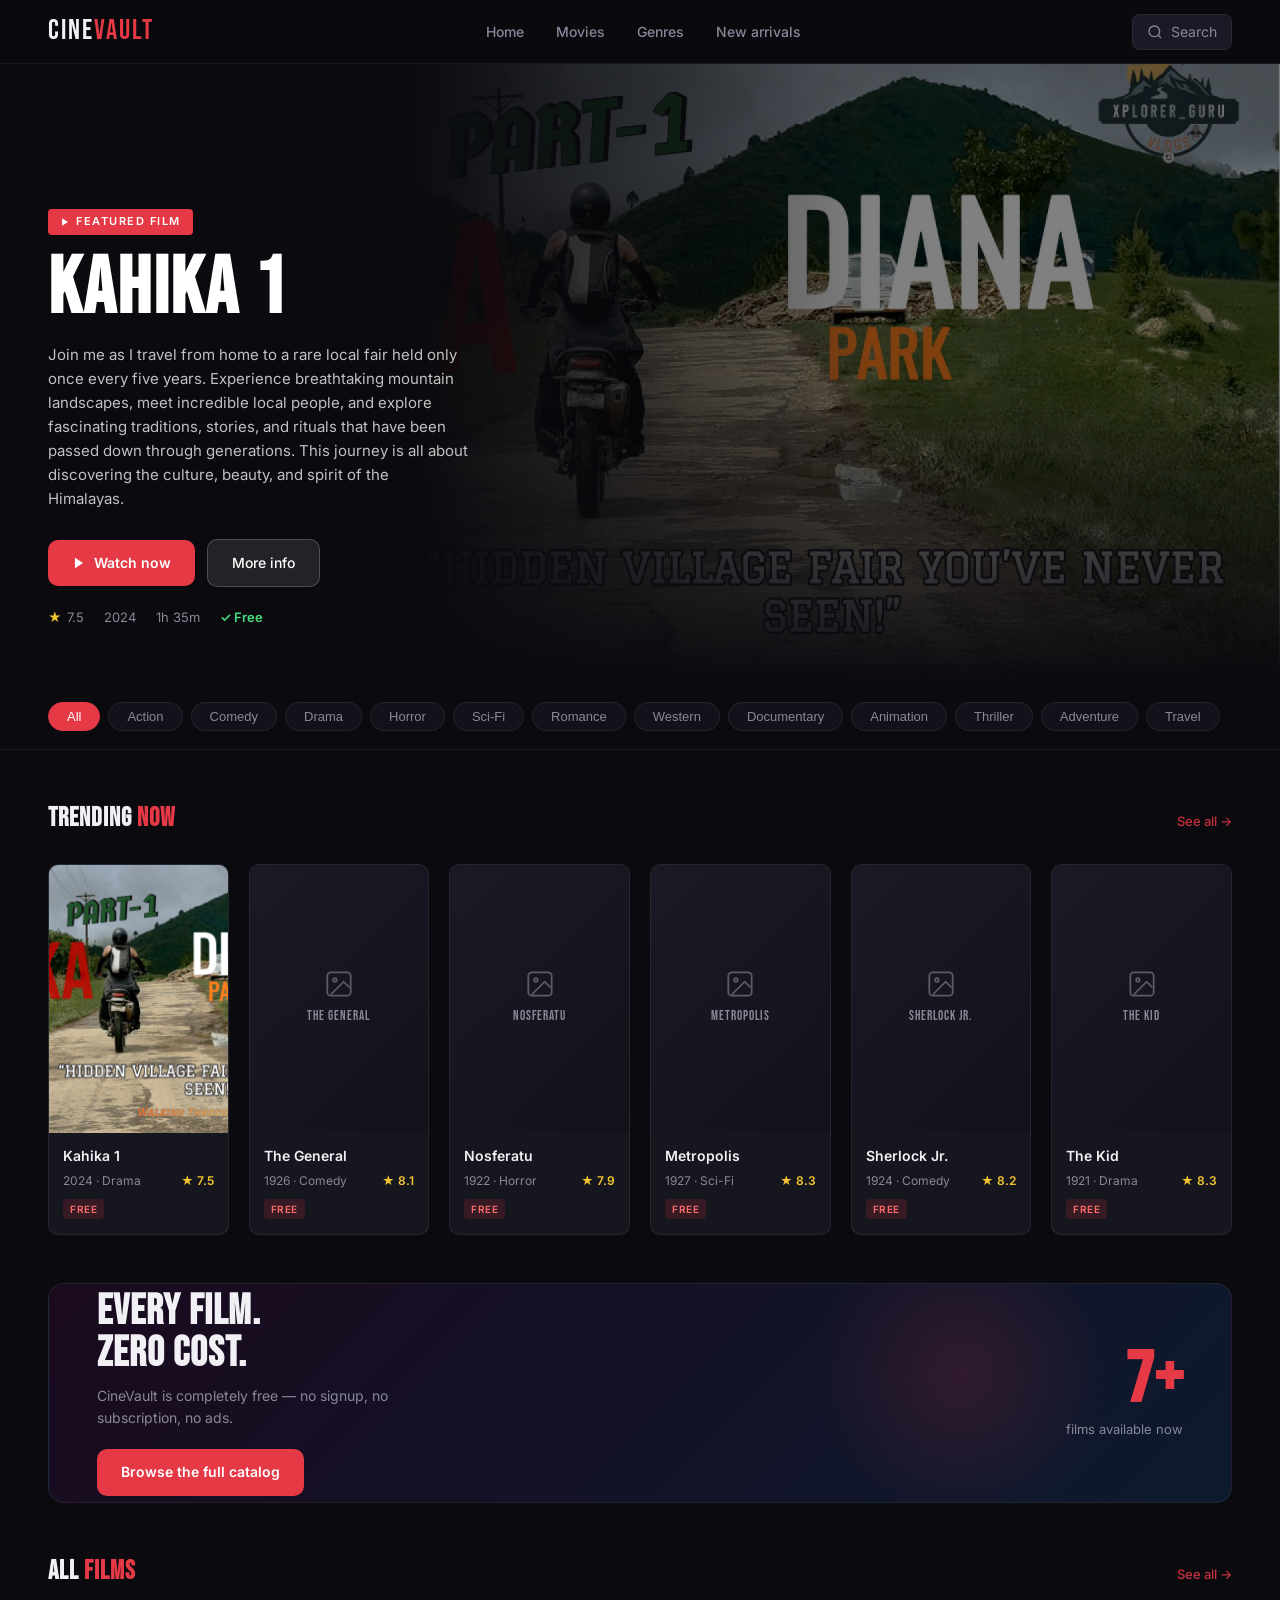
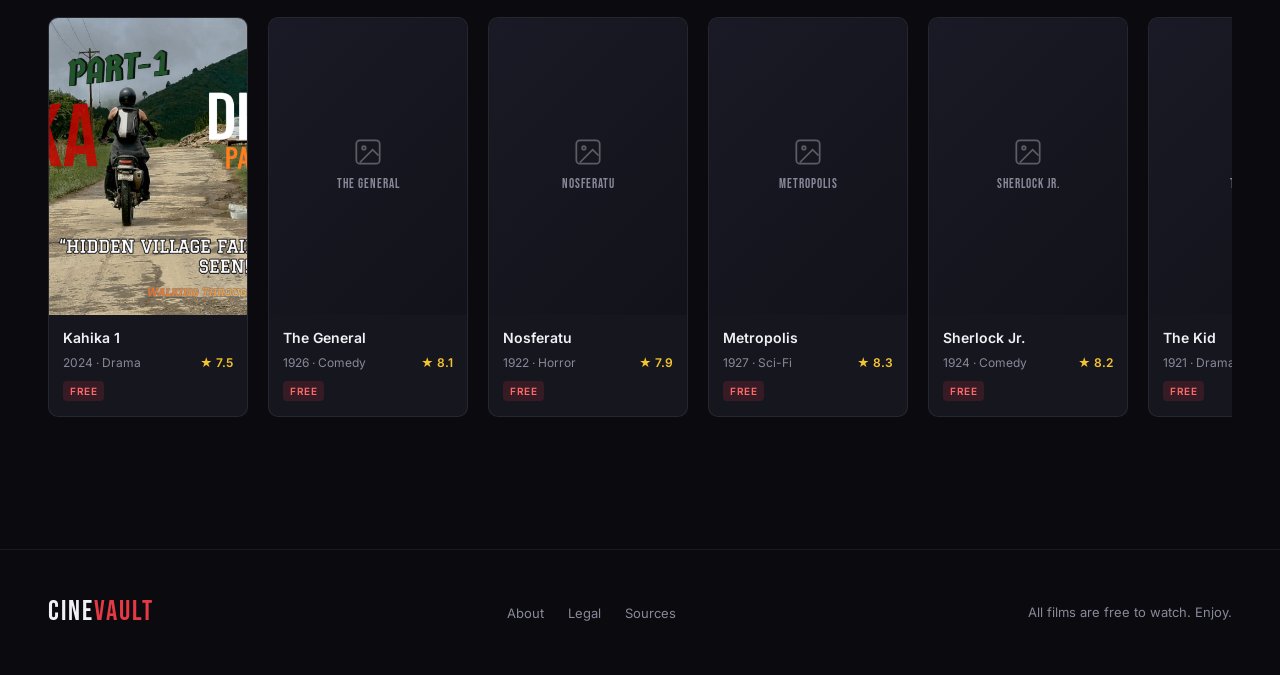
<file: index.html>
<!DOCTYPE html>
<html lang="en">
<head>
<meta charset="UTF-8">
<meta name="viewport" content="width=device-width, initial-scale=1.0">
<title>CineVault — Watch Free Movies</title>
<link href="https://fonts.googleapis.com/css2?family=Bebas+Neue&family=Inter:wght@400;500;600&display=swap" rel="stylesheet">
<style>
  *,*::before,*::after{box-sizing:border-box;margin:0;padding:0}
  :root{--bg:#0a0a0f;--bg2:#12121a;--bg3:#1a1a26;--card:#16161f;--border:rgba(255,255,255,0.07);--text:#f0f0f5;--muted:#888899;--accent:#e63946;--accent2:#ff6b6b;--gold:#f4c430;--radius:10px;--font-display:'Bebas Neue',sans-serif;--font-body:'Inter',sans-serif}
  html{scroll-behavior:smooth}
  body{background:var(--bg);color:var(--text);font-family:var(--font-body);font-size:15px;line-height:1.6;overflow-x:hidden}
  nav{position:sticky;top:0;z-index:100;display:flex;align-items:center;justify-content:space-between;padding:0 48px;height:64px;background:rgba(10,10,15,0.88);backdrop-filter:blur(16px);border-bottom:1px solid var(--border)}
  .logo{font-family:var(--font-display);font-size:28px;letter-spacing:2px;color:var(--text);text-decoration:none}
  .logo span{color:var(--accent)}
  .nav-links{display:flex;align-items:center;gap:32px;list-style:none}
  .nav-links a{color:var(--muted);text-decoration:none;font-size:14px;font-weight:500;transition:color .2s}
  .nav-links a:hover{color:var(--text)}
  .search-bar{display:flex;align-items:center;gap:8px;background:var(--bg3);border:1px solid var(--border);border-radius:8px;padding:0 14px;height:36px}
  .search-bar input{background:none;border:none;outline:none;color:var(--text);font-family:var(--font-body);font-size:14px;width:180px}
  .search-bar input::placeholder{color:var(--muted)}

  .hero{position:relative;height:620px;display:flex;align-items:flex-end;padding:0 48px 56px;overflow:hidden}
  #hero-bg{position:absolute;inset:0;background-size:cover;background-position:center;filter:brightness(.5);transition:background-image .4s}
  .hero-overlay{position:absolute;inset:0;background:linear-gradient(to right,#0a0a0f 32%,transparent 68%),linear-gradient(to top,#0a0a0f 0%,transparent 50%)}
  .hero-content{position:relative;z-index:1;max-width:560px}
  .hero-tag{display:inline-flex;align-items:center;gap:6px;background:var(--accent);color:#fff;font-size:11px;font-weight:600;letter-spacing:1.5px;text-transform:uppercase;padding:4px 12px;border-radius:4px;margin-bottom:16px}
  #hero-title{font-family:var(--font-display);font-size:80px;line-height:.95;letter-spacing:2px;color:#fff;margin-bottom:16px}
  #hero-synopsis{color:rgba(255,255,255,.75);font-size:15px;max-width:420px;margin-bottom:28px;line-height:1.6}
  .hero-actions{display:flex;gap:12px;align-items:center}
  .btn-primary{display:inline-flex;align-items:center;gap:8px;background:var(--accent);color:#fff;text-decoration:none;font-weight:600;font-size:14px;padding:12px 24px;border-radius:var(--radius);border:none;cursor:pointer;transition:background .2s,transform .15s}
  .btn-primary:hover{background:var(--accent2);transform:translateY(-1px)}
  .btn-outline{display:inline-flex;align-items:center;gap:8px;background:rgba(255,255,255,.1);color:#fff;text-decoration:none;font-weight:500;font-size:14px;padding:12px 24px;border-radius:var(--radius);border:1px solid rgba(255,255,255,.2);cursor:pointer;transition:background .2s}
  .btn-outline:hover{background:rgba(255,255,255,.18)}
  .hero-meta{display:flex;gap:20px;margin-top:20px;font-size:13px;color:var(--muted)}
  .hero-meta span{display:flex;align-items:center;gap:5px}
  .star{color:var(--gold)}

  .genre-bar{padding:18px 48px;border-bottom:1px solid var(--border);display:flex;align-items:center;gap:8px;overflow-x:auto;scrollbar-width:none}
  .genre-bar::-webkit-scrollbar{display:none}
  .genre-pill{flex-shrink:0;padding:6px 18px;border-radius:999px;font-size:13px;font-weight:500;border:1px solid var(--border);background:var(--bg2);color:var(--muted);cursor:pointer;transition:all .2s;white-space:nowrap}
  .genre-pill:hover,.genre-pill.active{background:var(--accent);border-color:var(--accent);color:#fff}

  section{padding:48px 48px 0}
  section:last-of-type{padding-bottom:64px}
  .section-header{display:flex;align-items:baseline;justify-content:space-between;margin-bottom:24px}
  .section-title{font-family:var(--font-display);font-size:26px;letter-spacing:1px}
  .section-title span{color:var(--accent)}
  .see-all{color:var(--accent);font-size:13px;font-weight:500;text-decoration:none;opacity:.85;transition:opacity .2s}
  .see-all:hover{opacity:1}

  .movie-grid{display:grid;grid-template-columns:repeat(auto-fill,minmax(180px,1fr));gap:20px}
  .movie-row{display:flex;gap:20px;overflow-x:auto;scrollbar-width:none;padding-bottom:4px}
  .movie-row::-webkit-scrollbar{display:none}
  .movie-row .movie-card{flex:0 0 200px}

  .movie-card{background:var(--card);border-radius:var(--radius);overflow:hidden;border:1px solid var(--border);cursor:pointer;transition:transform .2s,border-color .2s;text-decoration:none;color:inherit;display:block}
  .movie-card:hover{transform:translateY(-4px);border-color:rgba(230,57,70,.4)}
  .movie-poster{width:100%;aspect-ratio:2/3;object-fit:cover;display:block}
  .movie-poster-ph{width:100%;aspect-ratio:2/3;background:linear-gradient(135deg,var(--bg3),var(--bg2));display:flex;flex-direction:column;align-items:center;justify-content:center;gap:8px}
  .movie-poster-ph svg{opacity:.3}
  .movie-poster-ph span{font-family:var(--font-display);font-size:13px;letter-spacing:1px;color:var(--muted);text-align:center;padding:0 10px}
  .movie-info{padding:12px 14px 14px}
  .movie-title-text{font-weight:600;font-size:14px;margin-bottom:4px;white-space:nowrap;overflow:hidden;text-overflow:ellipsis}
  .movie-sub{display:flex;align-items:center;justify-content:space-between;font-size:12px;color:var(--muted)}
  .movie-rating{display:flex;align-items:center;gap:3px;font-size:12px;font-weight:600;color:var(--gold)}
  .badge-free{display:inline-block;background:rgba(230,57,70,.15);color:var(--accent2);font-size:10px;font-weight:600;letter-spacing:.5px;padding:2px 7px;border-radius:4px;text-transform:uppercase}

  .feature-banner{margin:48px 48px 0;border-radius:16px;overflow:hidden;position:relative;height:220px;background:linear-gradient(135deg,#1a0a1e,#0d1a2e);border:1px solid var(--border);display:flex;align-items:center;padding:40px 48px;gap:32px}
  .feature-glow{position:absolute;width:300px;height:300px;background:radial-gradient(circle,rgba(230,57,70,.15),transparent 70%);right:120px;top:-60px;pointer-events:none}
  .feature-text{position:relative;z-index:1;flex:1}
  .feature-text h2{font-family:var(--font-display);font-size:42px;letter-spacing:1px;line-height:1;margin-bottom:10px}
  .feature-text p{color:var(--muted);font-size:14px;max-width:360px}
  .feature-text .btn-primary{margin-top:20px;width:fit-content}
  .feature-count{position:relative;z-index:1;text-align:right}
  .feature-count strong{font-family:var(--font-display);font-size:72px;color:var(--accent);display:block;line-height:1}
  .feature-count span{color:var(--muted);font-size:13px}

  footer{margin-top:64px;padding:40px 48px;border-top:1px solid var(--border);display:flex;align-items:center;justify-content:space-between;flex-wrap:wrap;gap:16px}
  footer p{color:var(--muted);font-size:13px}
  .footer-links{display:flex;gap:24px;list-style:none}
  .footer-links a{color:var(--muted);font-size:13px;text-decoration:none;transition:color .2s}
  .footer-links a:hover{color:var(--text)}


  .nav-search-btn{display:inline-flex;align-items:center;gap:8px;background:var(--bg3);border:1px solid var(--border);border-radius:8px;padding:0 14px;height:36px;color:var(--muted);font-family:var(--font-body);font-size:14px;cursor:pointer;transition:all .2s}
  .nav-search-btn:hover{color:var(--text);border-color:rgba(255,255,255,.15)}
  @media(max-width:768px){
    nav{padding:0 20px}.nav-links{display:none}
    .hero{padding:0 20px 40px;height:520px}#hero-title{font-size:54px}
    section{padding:36px 20px 0}.genre-bar{padding:16px 20px}
    .feature-banner{margin:36px 20px 0;padding:28px 24px;height:auto;flex-direction:column;align-items:flex-start}
    footer{padding:32px 20px;flex-direction:column;align-items:flex-start}
  }
</style>
</head>
<body>

<nav>
  <a href="index.html" class="logo">Cine<span>Vault</span></a>
  <ul class="nav-links">
    <li><a href="index.html">Home</a></li>
    <li><a href="browse.html">Movies</a></li>
    <li><a href="browse.html">Genres</a></li>
    <li><a href="browse.html">New arrivals</a></li>
  </ul>
  <button class="nav-search-btn" onclick="CineVaultSearch.open('')"><svg width="16" height="16" viewBox="0 0 24 24" fill="none" stroke="currentColor" stroke-width="2"><circle cx="11" cy="11" r="8"/><line x1="21" y1="21" x2="16.65" y2="16.65"/></svg> Search</button>
</nav>

<div class="hero">
  <div id="hero-bg"></div>
  <div class="hero-overlay"></div>
  <div class="hero-content">
    <div class="hero-tag">
      <svg width="10" height="10" viewBox="0 0 24 24" fill="currentColor"><polygon points="5 3 19 12 5 21 5 3"/></svg>
      Featured film
    </div>
    <h1 id="hero-title">Loading…</h1>
    <p id="hero-synopsis"></p>
    <div class="hero-actions">
      <a id="hero-watch" href="#" class="btn-primary">
        <svg width="14" height="14" viewBox="0 0 24 24" fill="currentColor"><polygon points="5 3 19 12 5 21 5 3"/></svg>
        Watch now
      </a>
      <a id="hero-info" href="#" class="btn-outline">More info</a>
    </div>
    <div class="hero-meta" id="hero-meta"></div>
  </div>
</div>

<div class="genre-bar" id="genre-bar"></div>

<section>
  <div class="section-header">
    <h2 class="section-title">Trending <span>now</span></h2>
    <a href="browse.html" class="see-all">See all →</a>
  </div>
  <div class="movie-grid" id="trending-grid"></div>
</section>

<div class="feature-banner">
  <div class="feature-glow"></div>
  <div class="feature-text">
    <h2>Every film.<br>Zero cost.</h2>
    <p>CineVault is completely free — no signup, no subscription, no ads.</p>
    <a href="browse.html" class="btn-primary">Browse the full catalog</a>
  </div>
  <div class="feature-count">
    <strong id="movie-count">0</strong>
    <span>films available now</span>
  </div>
</div>

<section>
  <div class="section-header">
    <h2 class="section-title">All <span>films</span></h2>
    <a href="browse.html" class="see-all">See all →</a>
  </div>
  <div class="movie-row" id="all-row"></div>
</section>

<footer>
  <a href="index.html" class="logo">Cine<span>Vault</span></a>
  <ul class="footer-links">
    <li><a href="#">About</a></li>
    <li><a href="#">Legal</a></li>
    <li><a href="#">Sources</a></li>
  </ul>
  <p>All films are free to watch. Enjoy.</p>
</footer>

<!-- movies.js MUST load before the page script -->
<script src="movies.js"></script>
<script src="search.js"></script>
<script>
  var GENRES = ['All','Action','Comedy','Drama','Horror','Sci-Fi','Romance','Western','Documentary','Animation','Thriller','Adventure','Travel'];

  // ── HERO ─────────────────────────────────────────────────────
  var featured = getFeaturedMovie();
  document.getElementById('hero-title').textContent = featured.title;
  document.getElementById('hero-synopsis').textContent = featured.synopsis;
  document.getElementById('hero-watch').href = getWatchUrl(featured);
  document.getElementById('hero-info').href  = getMovieUrl(featured);
  document.getElementById('movie-count').textContent = MOVIES.length + '+';

  if (featured.poster) {
    document.getElementById('hero-bg').style.backgroundImage = "url('" + featured.poster + "')";
  }

  document.getElementById('hero-meta').innerHTML =
    '<span><span class="star">★</span> ' + featured.rating + '</span>' +
    '<span>' + featured.year + '</span>' +
    '<span>' + renderRuntime(featured.runtime) + '</span>' +
    '<span style="color:#4ade80;font-weight:600">✓ Free</span>';

  // ── GENRE BAR ────────────────────────────────────────────────
  var genreBar = document.getElementById('genre-bar');
  GENRES.forEach(function(g, i) {
    var btn = document.createElement('button');
    btn.className = 'genre-pill' + (i === 0 ? ' active' : '');
    btn.textContent = g;
    btn.addEventListener('click', function() {
      document.querySelectorAll('.genre-pill').forEach(function(p){ p.classList.remove('active'); });
      btn.classList.add('active');
    });
    genreBar.appendChild(btn);
  });

  // ── CARD BUILDER ─────────────────────────────────────────────
  function buildCard(movie) {
    var a = document.createElement('a');
    a.href = getMovieUrl(movie);
    a.className = 'movie-card';

    var posterHtml = movie.poster
      ? '<img class="movie-poster" src="' + movie.poster + '" alt="' + movie.title + '" loading="lazy" onerror="this.style.display=\'none\';this.nextElementSibling.style.display=\'flex\'">'
      : '';
    var phDisplay = movie.poster ? 'none' : 'flex';

    a.innerHTML =
      posterHtml +
      '<div class="movie-poster-ph" style="display:' + phDisplay + '">' +
        '<svg width="28" height="28" viewBox="0 0 24 24" fill="none" stroke="white" stroke-width="1.5"><rect x="2" y="2" width="20" height="20" rx="3"/><circle cx="8.5" cy="8.5" r="1.5"/><polyline points="21 15 16 10 5 21"/></svg>' +
        '<span>' + movie.title + '</span>' +
      '</div>' +
      '<div class="movie-info">' +
        '<div class="movie-title-text">' + movie.title + '</div>' +
        '<div class="movie-sub"><span>' + movie.year + ' · ' + movie.genres[0] + '</span><div class="movie-rating">★ ' + movie.rating + '</div></div>' +
        '<div style="margin-top:6px"><span class="badge-free">Free</span></div>' +
      '</div>';
    return a;
  }

  // ── TRENDING GRID ─────────────────────────────────────────────
  var trendingGrid = document.getElementById('trending-grid');
  getTrendingMovies().forEach(function(m){ trendingGrid.appendChild(buildCard(m)); });

  // ── ALL FILMS ROW ─────────────────────────────────────────────
  var allRow = document.getElementById('all-row');
  MOVIES.forEach(function(m){ allRow.appendChild(buildCard(m)); });

  // Search handled by search.js overlay
</script>
</body>
</html>
</file>
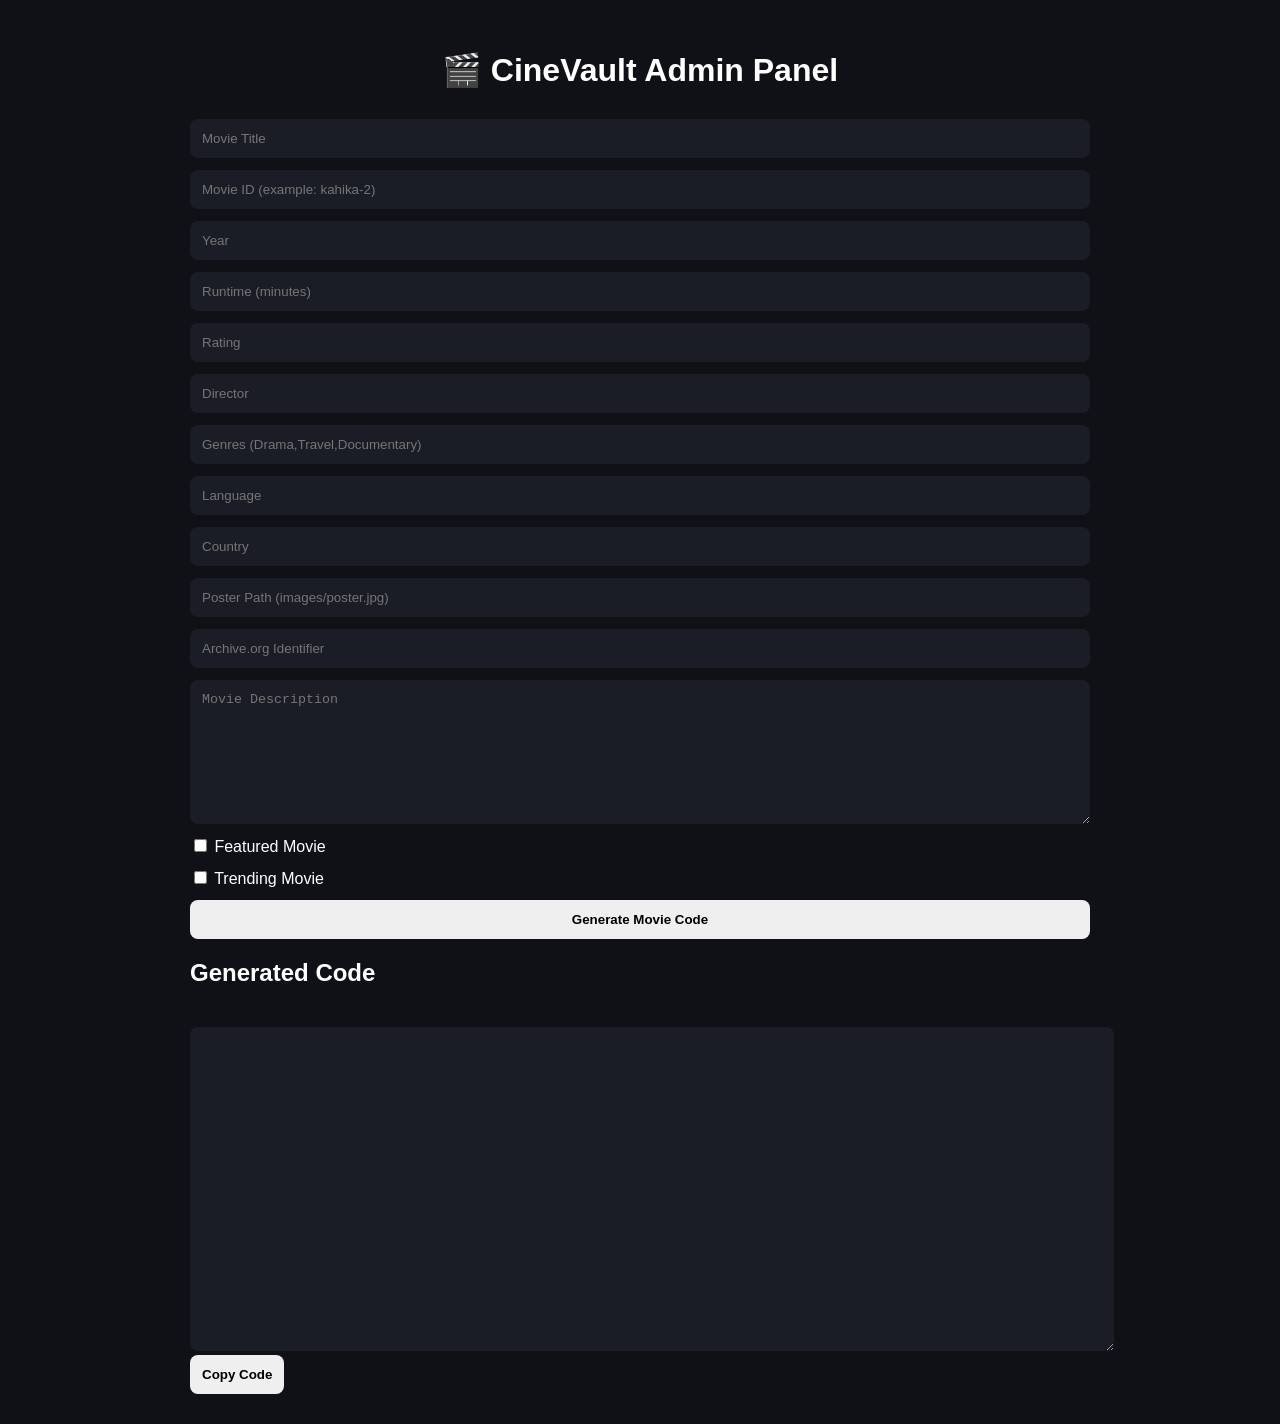
<file: admin.html>
<!DOCTYPE html>
<html lang="en">
<head>
<meta charset="UTF-8">
<meta name="viewport" content="width=device-width, initial-scale=1.0">
<title>CineVault Admin</title>

<link rel="stylesheet" href="css/admin.css">
</head>

<body>

<div class="container">

<h1>🎬 CineVault Admin Panel</h1>

<form id="movieForm">

<input type="text" id="title" placeholder="Movie Title" required>

<input type="text" id="id" placeholder="Movie ID (example: kahika-2)" required>

<input type="number" id="year" placeholder="Year">

<input type="number" id="runtime" placeholder="Runtime (minutes)">

<input type="number" step="0.1" id="rating" placeholder="Rating">

<input type="text" id="director" placeholder="Director">

<input type="text" id="genres" placeholder="Genres (Drama,Travel,Documentary)">

<input type="text" id="language" placeholder="Language">

<input type="text" id="country" placeholder="Country">

<input type="text" id="poster" placeholder="Poster Path (images/poster.jpg)">

<input type="text" id="videoId" placeholder="Archive.org Identifier">

<textarea id="synopsis" placeholder="Movie Description"></textarea>

<label>
<input type="checkbox" id="featured">
Featured Movie
</label>

<label>
<input type="checkbox" id="trending">
Trending Movie
</label>

<button type="submit">
Generate Movie Code
</button>

</form>

<h2>Generated Code</h2>

<textarea id="output"></textarea>

<button id="copyBtn">
Copy Code
</button>

</div>

<script src="js/admin.js"></script>

</body>
</html>
</file>
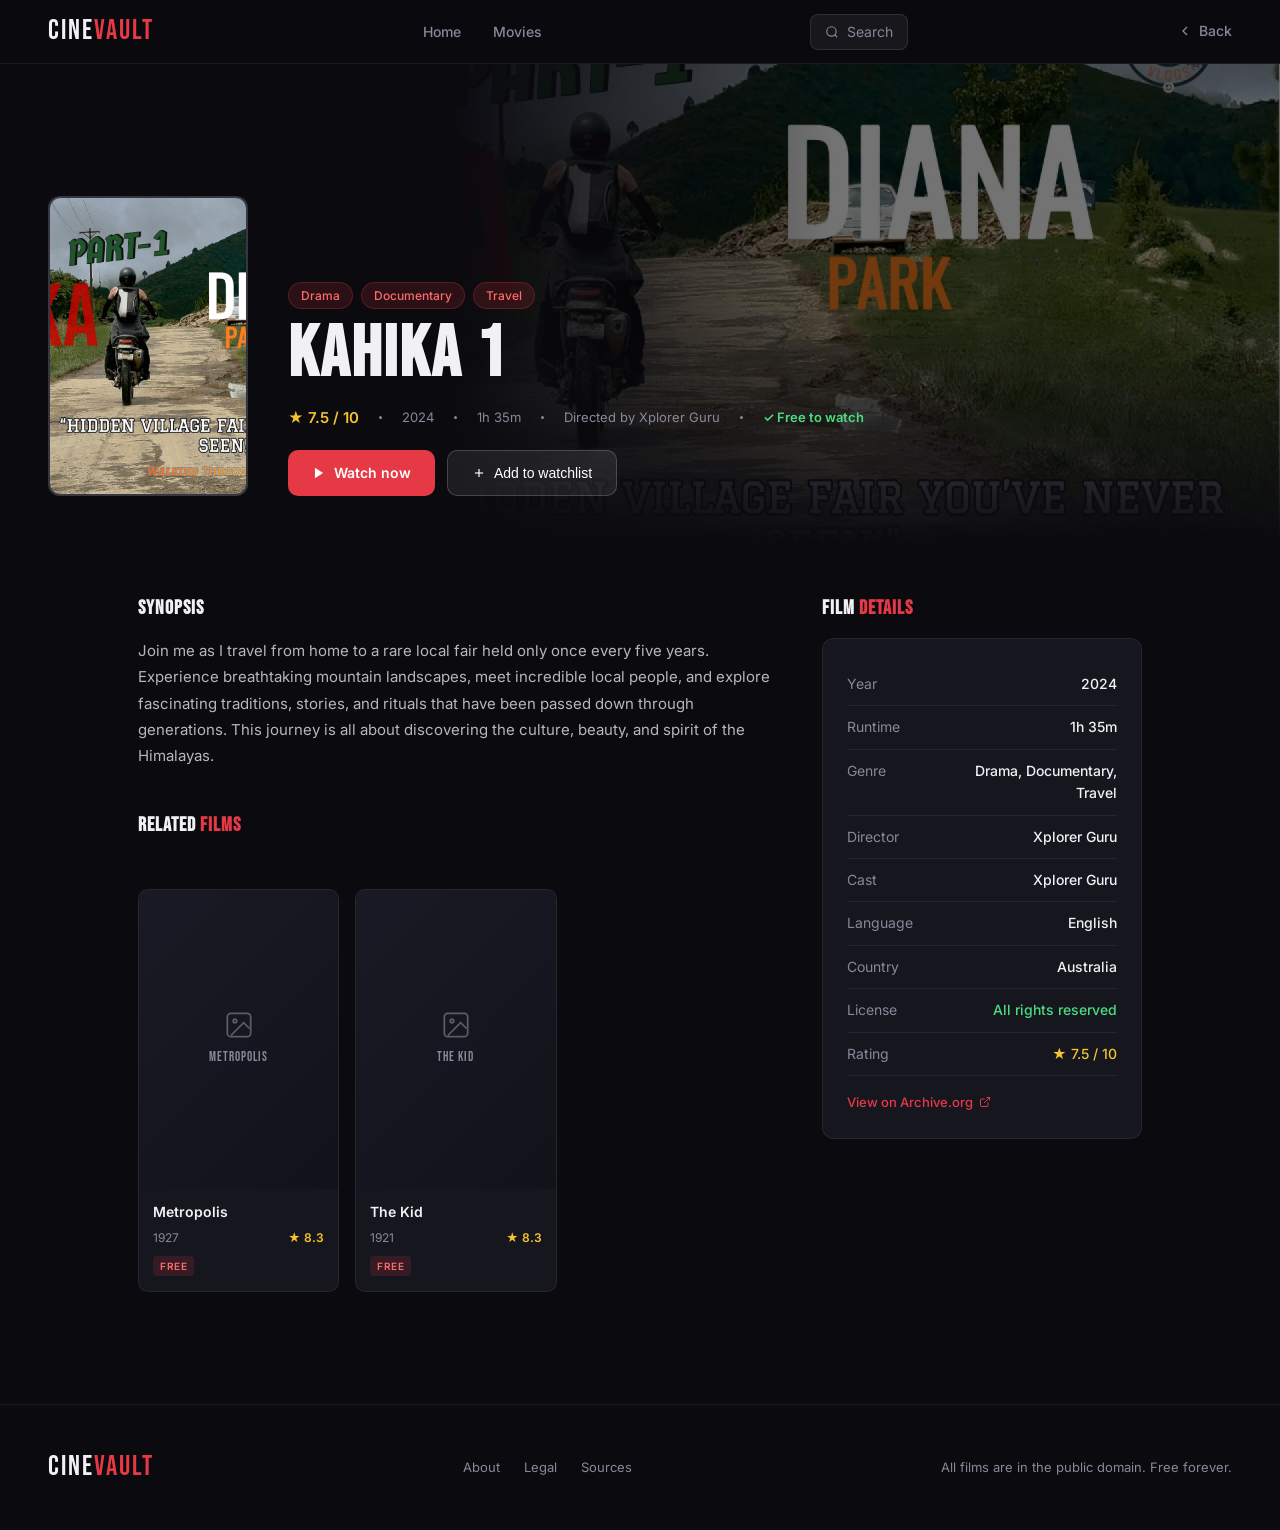
<file: movie.html>
<!DOCTYPE html>
<html lang="en">
<head>
<meta charset="UTF-8">
<meta name="viewport" content="width=device-width, initial-scale=1.0">
<title>Film Details — CineVault</title>
<link href="https://fonts.googleapis.com/css2?family=Bebas+Neue&family=Inter:wght@400;500;600&display=swap" rel="stylesheet">
<style>
  *,*::before,*::after{box-sizing:border-box;margin:0;padding:0}
  :root{--bg:#0a0a0f;--bg2:#12121a;--bg3:#1a1a26;--card:#16161f;--border:rgba(255,255,255,0.07);--text:#f0f0f5;--muted:#888899;--accent:#e63946;--accent2:#ff6b6b;--gold:#f4c430;--radius:10px;--font-display:'Bebas Neue',sans-serif;--font-body:'Inter',sans-serif}
  body{background:var(--bg);color:var(--text);font-family:var(--font-body);font-size:15px;line-height:1.6}
  nav{position:sticky;top:0;z-index:100;display:flex;align-items:center;justify-content:space-between;padding:0 48px;height:64px;background:rgba(10,10,15,.9);backdrop-filter:blur(16px);border-bottom:1px solid var(--border)}
  .logo{font-family:var(--font-display);font-size:28px;letter-spacing:2px;color:var(--text);text-decoration:none}.logo span{color:var(--accent)}
  .nav-links{display:flex;align-items:center;gap:32px;list-style:none}
  .nav-links a{color:var(--muted);text-decoration:none;font-size:14px;font-weight:500;transition:color .2s}.nav-links a:hover{color:var(--text)}
  .back-btn{display:inline-flex;align-items:center;gap:6px;color:var(--muted);text-decoration:none;font-size:14px;font-weight:500;transition:color .2s}.back-btn:hover{color:var(--text)}

  .backdrop{position:relative;height:480px;overflow:hidden}
  #backdrop-img{position:absolute;inset:0;background-size:cover;background-position:center;filter:brightness(.45)}
  .backdrop-overlay{position:absolute;inset:0;background:linear-gradient(to right,#0a0a0f 35%,transparent 65%),linear-gradient(to top,#0a0a0f 0%,transparent 50%)}
  .backdrop-content{position:relative;z-index:1;display:flex;align-items:flex-end;gap:40px;height:100%;padding:0 48px 48px}
  .poster{flex-shrink:0;width:200px;aspect-ratio:2/3;border-radius:12px;overflow:hidden;border:2px solid rgba(255,255,255,.12);background:var(--bg3)}
  .poster img{width:100%;height:100%;object-fit:cover;display:block}
  .poster-ph{width:100%;height:100%;display:flex;flex-direction:column;align-items:center;justify-content:center;gap:10px}
  .poster-ph svg{opacity:.3}.poster-ph span{font-family:var(--font-display);font-size:14px;color:var(--muted);text-align:center;padding:0 12px}

  .genres-row{display:flex;gap:8px;margin-bottom:12px;flex-wrap:wrap}
  .genre-tag{padding:3px 12px;border-radius:999px;font-size:12px;font-weight:500;background:rgba(230,57,70,.15);color:var(--accent2);border:1px solid rgba(230,57,70,.25)}
  h1{font-family:var(--font-display);font-size:72px;letter-spacing:2px;line-height:.95;margin-bottom:16px}
  .meta-row{display:flex;align-items:center;gap:20px;font-size:13px;color:var(--muted);margin-bottom:20px;flex-wrap:wrap}
  .meta-row .rating{color:var(--gold);font-weight:600;font-size:15px}
  .meta-dot{width:3px;height:3px;border-radius:50%;background:var(--muted)}
  .action-row{display:flex;gap:12px;flex-wrap:wrap}
  .btn-primary{display:inline-flex;align-items:center;gap:8px;background:var(--accent);color:#fff;text-decoration:none;font-weight:600;font-size:14px;padding:12px 24px;border-radius:var(--radius);border:none;cursor:pointer;transition:background .2s,transform .15s}.btn-primary:hover{background:var(--accent2);transform:translateY(-1px)}
  .btn-outline{display:inline-flex;align-items:center;gap:8px;background:rgba(255,255,255,.08);color:#fff;text-decoration:none;font-weight:500;font-size:14px;padding:12px 24px;border-radius:var(--radius);border:1px solid rgba(255,255,255,.18);cursor:pointer;transition:background .2s}.btn-outline:hover{background:rgba(255,255,255,.15)}

  .content{max-width:1100px;margin:0 auto;padding:48px}
  .two-col{display:grid;grid-template-columns:1fr 320px;gap:48px}
  .section-label{font-family:var(--font-display);font-size:20px;letter-spacing:1px;margin-bottom:14px}.section-label span{color:var(--accent)}
  p.synopsis{color:rgba(240,240,245,.75);line-height:1.75;font-size:15px}

  .detail-card{background:var(--card);border:1px solid var(--border);border-radius:12px;padding:24px}
  .detail-row{display:flex;justify-content:space-between;align-items:flex-start;padding:10px 0;border-bottom:1px solid var(--border);font-size:14px}.detail-row:last-child{border-bottom:none}
  .detail-row .label{color:var(--muted)}.detail-row .value{color:var(--text);font-weight:500;text-align:right;max-width:60%}
  .source-link{display:inline-flex;align-items:center;gap:6px;color:var(--accent);font-size:13px;text-decoration:none;font-weight:500;margin-top:16px;transition:opacity .2s}.source-link:hover{opacity:.8}

  .related-grid{display:grid;grid-template-columns:repeat(auto-fill,minmax(160px,1fr));gap:16px;margin-top:48px}
  .movie-card{background:var(--card);border-radius:var(--radius);overflow:hidden;border:1px solid var(--border);cursor:pointer;transition:transform .2s,border-color .2s;text-decoration:none;color:inherit;display:block}.movie-card:hover{transform:translateY(-4px);border-color:rgba(230,57,70,.4)}
  .movie-poster{width:100%;aspect-ratio:2/3;object-fit:cover;display:block}
  .movie-poster-ph{width:100%;aspect-ratio:2/3;background:linear-gradient(135deg,var(--bg3),var(--bg2));display:flex;flex-direction:column;align-items:center;justify-content:center;gap:8px}
  .movie-poster-ph svg{opacity:.3}.movie-poster-ph span{font-family:var(--font-display);font-size:13px;letter-spacing:1px;color:var(--muted);text-align:center;padding:0 10px}
  .movie-info{padding:12px 14px 14px}
  .movie-title-text{font-weight:600;font-size:14px;margin-bottom:4px;white-space:nowrap;overflow:hidden;text-overflow:ellipsis}
  .movie-sub{display:flex;align-items:center;justify-content:space-between;font-size:12px;color:var(--muted)}
  .movie-rating{display:flex;align-items:center;gap:3px;font-size:12px;font-weight:600;color:var(--gold)}
  .badge-free{display:inline-block;background:rgba(230,57,70,.15);color:var(--accent2);font-size:10px;font-weight:600;letter-spacing:.5px;padding:2px 7px;border-radius:4px;text-transform:uppercase}

  footer{margin-top:64px;padding:40px 48px;border-top:1px solid var(--border);display:flex;align-items:center;justify-content:space-between;flex-wrap:wrap;gap:16px}
  footer p{color:var(--muted);font-size:13px}
  .footer-links{display:flex;gap:24px;list-style:none}
  .footer-links a{color:var(--muted);font-size:13px;text-decoration:none;transition:color .2s}.footer-links a:hover{color:var(--text)}
  @media(max-width:768px){nav{padding:0 20px}.nav-links{display:none}.backdrop-content{flex-direction:column;padding:20px 20px 32px;gap:20px}.poster{width:120px}h1{font-size:44px}.content{padding:24px 20px}.two-col{grid-template-columns:1fr;gap:32px}footer{padding:32px 20px;flex-direction:column;align-items:flex-start}}
</style>
</head>
<body>
<nav>
  <a href="index.html" class="logo">Cine<span>Vault</span></a>
  <ul class="nav-links">
    <li><a href="index.html">Home</a></li>
    <li><a href="browse.html">Movies</a></li>
  </ul>
  <button class="nav-search-btn" onclick="CineVaultSearch.open('')" style="display:inline-flex;align-items:center;gap:8px;background:rgba(255,255,255,.06);border:1px solid rgba(255,255,255,.1);border-radius:8px;padding:0 14px;height:36px;color:#888899;font-family:inherit;font-size:14px;cursor:pointer"><svg width="14" height="14" viewBox="0 0 24 24" fill="none" stroke="currentColor" stroke-width="2"><circle cx="11" cy="11" r="8"/><line x1="21" y1="21" x2="16.65" y2="16.65"/></svg> Search</button>
  <a href="index.html" class="back-btn">
    <svg width="16" height="16" viewBox="0 0 24 24" fill="none" stroke="currentColor" stroke-width="2"><polyline points="15 18 9 12 15 6"/></svg>
    Back
  </a>
</nav>

<div class="backdrop">
  <div id="backdrop-img"></div>
  <div class="backdrop-overlay"></div>
  <div class="backdrop-content">
    <div class="poster" id="poster-wrap"></div>
    <div>
      <div class="genres-row" id="genres-row"></div>
      <h1 id="movie-title">—</h1>
      <div class="meta-row" id="meta-row"></div>
      <div class="action-row">
        <a id="watch-btn" href="#" class="btn-primary">
          <svg width="14" height="14" viewBox="0 0 24 24" fill="currentColor"><polygon points="5 3 19 12 5 21 5 3"/></svg>
          Watch now
        </a>
        <button class="btn-outline" id="wl-btn" onclick="toggleWatchlist(this)">
          <svg width="14" height="14" viewBox="0 0 24 24" fill="none" stroke="currentColor" stroke-width="2" id="wl-icon"><line x1="12" y1="5" x2="12" y2="19"/><line x1="5" y1="12" x2="19" y2="12"/></svg>
          <span id="wl-text">Add to watchlist</span>
        </button>
      </div>
    </div>
  </div>
</div>

<div class="content">
  <div class="two-col">
    <div>
      <h2 class="section-label">Synopsis</h2>
      <p class="synopsis" id="synopsis"></p>
      <h2 class="section-label" style="margin-top:40px">Related <span>films</span></h2>
      <div class="related-grid" id="related-grid"></div>
    </div>
    <div>
      <h2 class="section-label">Film <span>details</span></h2>
      <div class="detail-card" id="detail-card"></div>
    </div>
  </div>
</div>

<footer>
  <a href="index.html" class="logo">Cine<span>Vault</span></a>
  <ul class="footer-links"><li><a href="#">About</a></li><li><a href="#">Legal</a></li><li><a href="#">Sources</a></li></ul>
  <p>All films are in the public domain. Free forever.</p>
</footer>

<script src="movies.js"></script>
<script src="search.js"></script>
<script>
  const params = new URLSearchParams(location.search);
  const movie = getMovieById(params.get('id')) || getFeaturedMovie();

  document.title = `${movie.title} — CineVault`;
  if (movie.poster) document.getElementById('backdrop-img').style.backgroundImage = `url('${movie.poster}')`;
  document.getElementById('movie-title').textContent = movie.title;
  document.getElementById('watch-btn').href = getWatchUrl(movie);
  document.getElementById('synopsis').textContent = movie.synopsis;

  // Poster
  const posterWrap = document.getElementById('poster-wrap');
  if (movie.poster) {
    posterWrap.innerHTML = `<img src="${movie.poster}" alt="${movie.title}">`;
  } else {
    posterWrap.innerHTML = `<div class="poster-ph"><svg width="40" height="40" viewBox="0 0 24 24" fill="none" stroke="white" stroke-width="1.5"><rect x="2" y="2" width="20" height="20" rx="3"/><circle cx="8.5" cy="8.5" r="1.5"/><polyline points="21 15 16 10 5 21"/></svg><span>${movie.title}</span></div>`;
  }

  // Genres
  movie.genres.forEach(g => {
    const s = document.createElement('span'); s.className = 'genre-tag'; s.textContent = g;
    document.getElementById('genres-row').appendChild(s);
  });

  // Meta
  document.getElementById('meta-row').innerHTML = `
    <span class="rating">★ ${movie.rating} / 10</span>
    <span class="meta-dot"></span><span>${movie.year}</span>
    <span class="meta-dot"></span><span>${renderRuntime(movie.runtime)}</span>
    <span class="meta-dot"></span><span>Directed by ${movie.director}</span>
    <span class="meta-dot"></span><span style="color:#4ade80;font-weight:600">✓ Free to watch</span>`;

  // Detail card
  const archiveId = movie.videoType === 'archive' ? movie.videoId : null;
  document.getElementById('detail-card').innerHTML = [
    ['Year', movie.year],
    ['Runtime', renderRuntime(movie.runtime)],
    ['Genre', movie.genres.join(', ')],
    ['Director', movie.director],
    ['Cast', movie.cast.join(', ')],
    ['Language', movie.language],
    ['Country', movie.country],
    ['License', `<span style="color:#4ade80">${movie.license}</span>`],
    ['Rating', `<span style="color:var(--gold)">★ ${movie.rating} / 10</span>`],
  ].map(([l,v])=>`<div class="detail-row"><span class="label">${l}</span><span class="value">${v}</span></div>`).join('')
  + (archiveId ? `<a href="https://archive.org/details/${archiveId}" target="_blank" class="source-link">View on Archive.org <svg width="12" height="12" viewBox="0 0 24 24" fill="none" stroke="currentColor" stroke-width="2"><path d="M18 13v6a2 2 0 0 1-2 2H5a2 2 0 0 1-2-2V8a2 2 0 0 1 2-2h6"/><polyline points="15 3 21 3 21 9"/><line x1="10" y1="14" x2="21" y2="3"/></svg></a>` : '');

  // Related
  const related = getRelatedMovies(movie, 4);
  const grid = document.getElementById('related-grid');
  related.forEach(m => {
    const a = document.createElement('a');
    a.href = getMovieUrl(m); a.className = 'movie-card';
    a.innerHTML = `
      ${m.poster ? `<img class="movie-poster" src="${m.poster}" alt="${m.title}" loading="lazy" onerror="this.style.display='none';this.nextElementSibling.style.display='flex'">` : ''}
      <div class="movie-poster-ph" style="display:${m.poster?'none':'flex'}">
        <svg width="28" height="28" viewBox="0 0 24 24" fill="none" stroke="white" stroke-width="1.5"><rect x="2" y="2" width="20" height="20" rx="3"/><circle cx="8.5" cy="8.5" r="1.5"/><polyline points="21 15 16 10 5 21"/></svg>
        <span>${m.title}</span>
      </div>
      <div class="movie-info">
        <div class="movie-title-text">${m.title}</div>
        <div class="movie-sub"><span>${m.year}</span><div class="movie-rating">★ ${m.rating}</div></div>
        <div style="margin-top:6px"><span class="badge-free">Free</span></div>
      </div>`;
    grid.appendChild(a);
  });

  function toggleWatchlist(btn) {
    const inList = btn.dataset.inList === 'true';
    btn.dataset.inList = !inList;
    document.getElementById('wl-text').textContent = inList ? 'Add to watchlist' : 'In watchlist';
    const icon = document.getElementById('wl-icon');
    icon.innerHTML = inList ? '<line x1="12" y1="5" x2="12" y2="19"/><line x1="5" y1="12" x2="19" y2="12"/>' : '<polyline points="20 6 9 17 4 12"/>';
    icon.setAttribute('stroke', inList ? 'currentColor' : '#4ade80');
  }
</script>
</body>
</html>
</file>
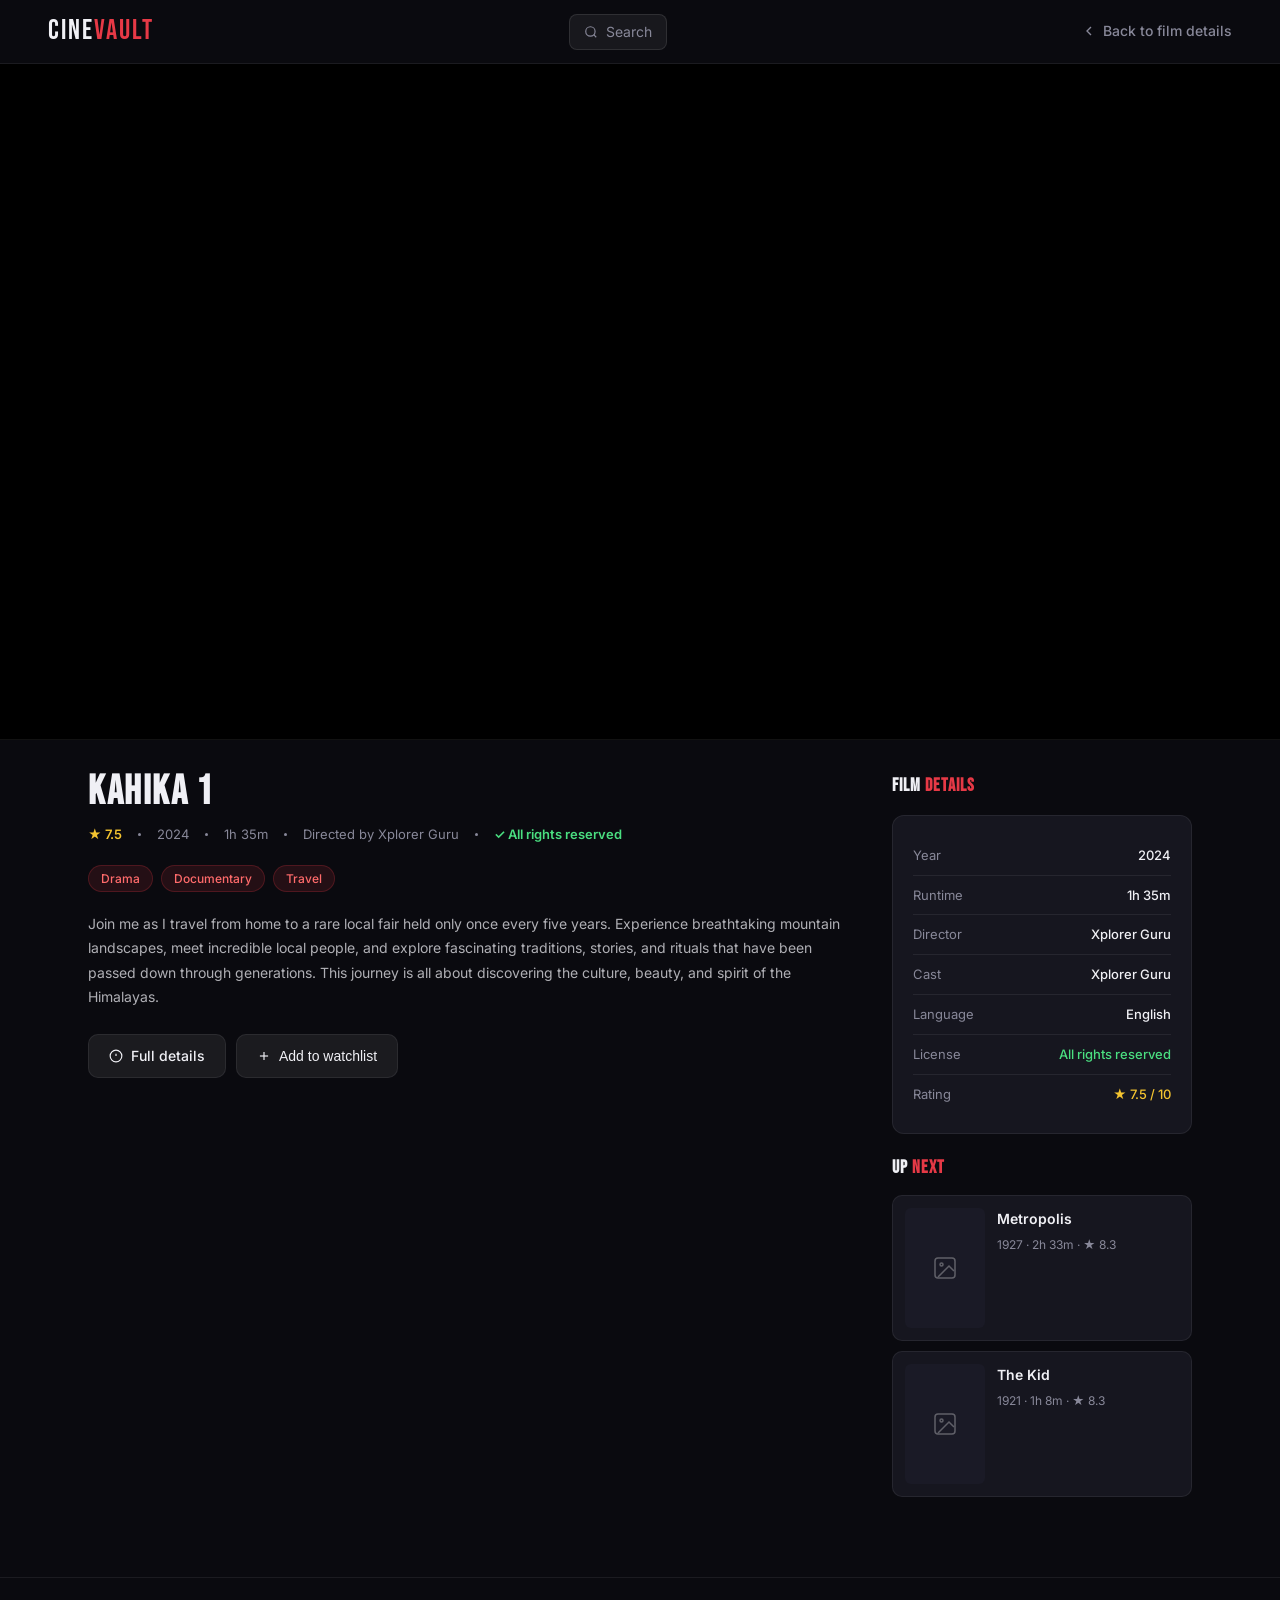
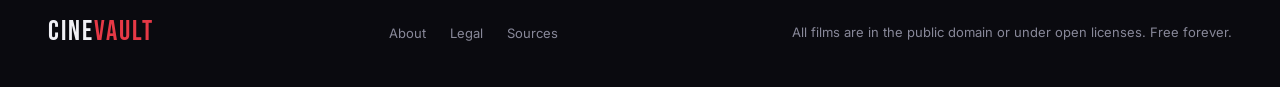
<file: watch.html>
<!DOCTYPE html>
<html lang="en">
<head>
<meta charset="UTF-8">
<meta name="viewport" content="width=device-width, initial-scale=1.0">
<title>Watch — CineVault</title>
<link href="https://fonts.googleapis.com/css2?family=Bebas+Neue&family=Inter:wght@400;500;600&display=swap" rel="stylesheet">
<style>
  *,*::before,*::after{box-sizing:border-box;margin:0;padding:0}
  :root{--bg:#0a0a0f;--bg2:#12121a;--bg3:#1a1a26;--card:#16161f;--border:rgba(255,255,255,0.07);--text:#f0f0f5;--muted:#888899;--accent:#e63946;--accent2:#ff6b6b;--gold:#f4c430;--radius:10px;--font-display:'Bebas Neue',sans-serif;--font-body:'Inter',sans-serif}
  body{background:var(--bg);color:var(--text);font-family:var(--font-body);font-size:15px;line-height:1.6}
  nav{display:flex;align-items:center;justify-content:space-between;padding:0 48px;height:64px;background:rgba(10,10,15,.95);border-bottom:1px solid var(--border)}
  .logo{font-family:var(--font-display);font-size:28px;letter-spacing:2px;color:var(--text);text-decoration:none}
  .logo span{color:var(--accent)}
  .back-btn{display:inline-flex;align-items:center;gap:6px;color:var(--muted);text-decoration:none;font-size:14px;font-weight:500;transition:color .2s}
  .back-btn:hover{color:var(--text)}
  .player-wrap{background:#000;display:flex;justify-content:center;border-bottom:1px solid var(--border)}
  .player-inner{width:100%;max-width:1200px}
  .player-frame{position:relative;width:100%;padding-top:56.25%;background:#000}
  .player-frame iframe{position:absolute;inset:0;width:100%;height:100%;border:none}
  .player-frame video{position:absolute;inset:0;width:100%;height:100%;background:#000}
  .player-error{position:absolute;inset:0;display:flex;flex-direction:column;align-items:center;justify-content:center;gap:12px;color:var(--muted);font-size:14px;text-align:center;padding:20px}
  .player-error svg{opacity:.4}
  .below-player{max-width:1200px;margin:0 auto;padding:32px 48px;display:grid;grid-template-columns:1fr 300px;gap:40px}
  h1{font-family:var(--font-display);font-size:40px;letter-spacing:1.5px;line-height:1;margin-bottom:12px}
  .meta-row{display:flex;align-items:center;gap:16px;flex-wrap:wrap;font-size:13px;color:var(--muted);margin-bottom:20px}
  .meta-row .rating{color:var(--gold);font-weight:600}
  .meta-dot{width:3px;height:3px;border-radius:50%;background:var(--muted)}
  .genre-tags{display:flex;gap:8px;flex-wrap:wrap;margin-bottom:20px}
  .genre-tag{padding:3px 12px;border-radius:999px;font-size:12px;font-weight:500;background:rgba(230,57,70,.12);color:var(--accent2);border:1px solid rgba(230,57,70,.22)}
  p.synopsis{color:rgba(240,240,245,.72);font-size:14px;line-height:1.75}
  .action-row{display:flex;gap:10px;margin-top:24px;flex-wrap:wrap}
  .btn-outline{display:inline-flex;align-items:center;gap:8px;background:rgba(255,255,255,.07);color:var(--text);text-decoration:none;font-weight:500;font-size:14px;padding:10px 20px;border-radius:var(--radius);border:1px solid var(--border);cursor:pointer;transition:background .2s}
  .btn-outline:hover{background:rgba(255,255,255,.12)}
  .sidebar-label{font-family:var(--font-display);font-size:18px;letter-spacing:1px;color:var(--text);margin-bottom:14px}
  .sidebar-label span{color:var(--accent)}
  .detail-card{background:var(--card);border:1px solid var(--border);border-radius:12px;padding:20px;margin-bottom:20px}
  .detail-row{display:flex;justify-content:space-between;align-items:flex-start;padding:9px 0;border-bottom:1px solid var(--border);font-size:13px}
  .detail-row:last-child{border-bottom:none}
  .detail-row .label{color:var(--muted)}
  .detail-row .value{color:var(--text);font-weight:500;text-align:right}
  .next-films{display:flex;flex-direction:column;gap:10px}
  .up-next-card{display:flex;gap:12px;padding:12px;background:var(--card);border:1px solid var(--border);border-radius:var(--radius);text-decoration:none;color:inherit;transition:border-color .2s,transform .15s}
  .up-next-card:hover{border-color:rgba(230,57,70,.4);transform:translateY(-2px)}
  .up-next-thumb{flex-shrink:0;width:80px;aspect-ratio:2/3;background:var(--bg3);border-radius:6px;display:flex;align-items:center;justify-content:center;overflow:hidden}
  .up-next-thumb img{width:100%;height:100%;object-fit:cover}
  .up-next-thumb svg{opacity:.3}
  .up-next-info{flex:1}
  .up-next-title{font-weight:600;font-size:14px;margin-bottom:4px}
  .up-next-meta{font-size:12px;color:var(--muted)}
  footer{margin-top:48px;padding:32px 48px;border-top:1px solid var(--border);display:flex;align-items:center;justify-content:space-between;flex-wrap:wrap;gap:16px}
  footer p{color:var(--muted);font-size:13px}
  .footer-links{display:flex;gap:24px;list-style:none}
  .footer-links a{color:var(--muted);font-size:13px;text-decoration:none;transition:color .2s}
  .footer-links a:hover{color:var(--text)}
  @media(max-width:900px){nav{padding:0 20px}.below-player{grid-template-columns:1fr;padding:24px 20px}footer{padding:28px 20px;flex-direction:column;align-items:flex-start}}
</style>
</head>
<body>

<nav>
  <a href="index.html" class="logo">Cine<span>Vault</span></a>
  <button class="nav-search-btn" onclick="CineVaultSearch.open('')" style="display:inline-flex;align-items:center;gap:8px;background:rgba(255,255,255,.06);border:1px solid rgba(255,255,255,.1);border-radius:8px;padding:0 14px;height:36px;color:#888899;font-family:inherit;font-size:14px;cursor:pointer"><svg width="14" height="14" viewBox="0 0 24 24" fill="none" stroke="currentColor" stroke-width="2"><circle cx="11" cy="11" r="8"/><line x1="21" y1="21" x2="16.65" y2="16.65"/></svg> Search</button>
  <a href="#" id="back-link" class="back-btn">
    <svg width="16" height="16" viewBox="0 0 24 24" fill="none" stroke="currentColor" stroke-width="2"><polyline points="15 18 9 12 15 6"/></svg>
    Back to film details
  </a>
</nav>

<div class="player-wrap">
  <div class="player-inner">
    <div class="player-frame" id="player-frame">
      <div class="player-error">
        <svg width="48" height="48" viewBox="0 0 24 24" fill="none" stroke="currentColor" stroke-width="1.5"><circle cx="12" cy="12" r="10"/><line x1="12" y1="8" x2="12" y2="12"/><line x1="12" y1="16" x2="12.01" y2="16"/></svg>
        Loading player…
      </div>
    </div>
  </div>
</div>

<div class="below-player">
  <div>
    <h1 id="movie-title">—</h1>
    <div class="meta-row" id="meta-row"></div>
    <div class="genre-tags" id="genre-tags"></div>
    <p class="synopsis" id="synopsis"></p>
    <div class="action-row">
      <a id="detail-link" href="#" class="btn-outline">
        <svg width="14" height="14" viewBox="0 0 24 24" fill="none" stroke="currentColor" stroke-width="2"><circle cx="12" cy="12" r="10"/><line x1="12" y1="8" x2="12" y2="12"/><line x1="12" y1="16" x2="12.01" y2="16"/></svg>
        Full details
      </a>
      <button class="btn-outline" id="wl-btn" onclick="toggleWatchlist(this)">
        <svg width="14" height="14" viewBox="0 0 24 24" fill="none" stroke="currentColor" stroke-width="2" id="wl-icon"><line x1="12" y1="5" x2="12" y2="19"/><line x1="5" y1="12" x2="19" y2="12"/></svg>
        <span id="wl-text">Add to watchlist</span>
      </button>
    </div>
  </div>
  <div>
    <h2 class="sidebar-label">Film <span>details</span></h2>
    <div class="detail-card" id="detail-card"></div>
    <h2 class="sidebar-label" style="margin-bottom:12px">Up <span>next</span></h2>
    <div class="next-films" id="next-films"></div>
  </div>
</div>

<footer>
  <a href="index.html" class="logo">Cine<span>Vault</span></a>
  <ul class="footer-links"><li><a href="#">About</a></li><li><a href="#">Legal</a></li><li><a href="#">Sources</a></li></ul>
  <p>All films are in the public domain or under open licenses. Free forever.</p>
</footer>

<!-- LOAD movies.js FIRST, then run the page script -->
<script src="movies.js"></script>
<script src="search.js"></script>
<script>
  // Read ?id= from URL, fall back to featured film
  const params = new URLSearchParams(location.search);
  const movieId = params.get('id');
  const movie = (movieId ? getMovieById(movieId) : null) || getFeaturedMovie();

  // Nav back link
  document.getElementById('back-link').href = getMovieUrl(movie);
  document.getElementById('detail-link').href = getMovieUrl(movie);

  // Page title
  document.title = 'Watch: ' + movie.title + ' — CineVault';
  document.getElementById('movie-title').textContent = movie.title;

  // Meta row
  document.getElementById('meta-row').innerHTML =
    '<span class="rating">★ ' + movie.rating + '</span>' +
    '<span class="meta-dot"></span><span>' + movie.year + '</span>' +
    '<span class="meta-dot"></span><span>' + renderRuntime(movie.runtime) + '</span>' +
    '<span class="meta-dot"></span><span>Directed by ' + movie.director + '</span>' +
    '<span class="meta-dot"></span><span style="color:#4ade80;font-weight:600">✓ ' + movie.license + '</span>';

  // Genre tags
  movie.genres.forEach(function(g) {
    var s = document.createElement('span');
    s.className = 'genre-tag';
    s.textContent = g;
    document.getElementById('genre-tags').appendChild(s);
  });

  // Synopsis
  document.getElementById('synopsis').textContent = movie.synopsis;

  // ── PLAYER ──────────────────────────────────────────────────
  var frame = document.getElementById('player-frame');

  if (movie.videoType === 'archive' && movie.videoId) {
    var embedUrl = 'https://archive.org/embed/' + movie.videoId;
    frame.innerHTML = '<iframe src="' + embedUrl + '" allowfullscreen allow="fullscreen" title="' + movie.title + '"></iframe>';

  } else if (movie.videoType === 'youtube' && movie.videoId) {
    var embedUrl = 'https://www.youtube.com/embed/' + movie.videoId + '?rel=0&modestbranding=1';
    frame.innerHTML = '<iframe src="' + embedUrl + '" allowfullscreen allow="fullscreen" title="' + movie.title + '"></iframe>';

  } else if (movie.videoType === 'mp4' && movie.videoUrl) {
    frame.innerHTML = '<video controls autoplay><source src="' + movie.videoUrl + '" type="video/mp4">Your browser does not support video.</video>';

  } else {
    frame.innerHTML =
      '<div class="player-error">' +
      '<svg width="48" height="48" viewBox="0 0 24 24" fill="none" stroke="currentColor" stroke-width="1.5"><circle cx="12" cy="12" r="10"/><line x1="12" y1="8" x2="12" y2="12"/><line x1="12" y1="16" x2="12.01" y2="16"/></svg>' +
      'No video source found for this film.<br>Check that videoType and videoId are set in movies.js.' +
      '</div>';
  }

  // Detail card
  var rows = [
    ['Year',    movie.year],
    ['Runtime', renderRuntime(movie.runtime)],
    ['Director',movie.director],
    ['Cast',    movie.cast.slice(0,3).join(', ')],
    ['Language',movie.language],
    ['License', '<span style="color:#4ade80">' + movie.license + '</span>'],
    ['Rating',  '<span style="color:var(--gold)">★ ' + movie.rating + ' / 10</span>'],
  ];
  document.getElementById('detail-card').innerHTML = rows.map(function(r) {
    return '<div class="detail-row"><span class="label">' + r[0] + '</span><span class="value">' + r[1] + '</span></div>';
  }).join('');

  // Up next
  var related = getRelatedMovies(movie, 3);
  var nextFilms = document.getElementById('next-films');
  related.forEach(function(m) {
    var a = document.createElement('a');
    a.href = getWatchUrl(m);
    a.className = 'up-next-card';
    var thumbHtml = m.poster
      ? '<img src="' + m.poster + '" alt="' + m.title + '" loading="lazy">'
      : '<svg width="24" height="24" viewBox="0 0 24 24" fill="none" stroke="white" stroke-width="1.5"><rect x="2" y="2" width="20" height="20" rx="3"/><circle cx="8.5" cy="8.5" r="1.5"/><polyline points="21 15 16 10 5 21"/></svg>';
    a.innerHTML =
      '<div class="up-next-thumb">' + thumbHtml + '</div>' +
      '<div class="up-next-info">' +
        '<div class="up-next-title">' + m.title + '</div>' +
        '<div class="up-next-meta">' + m.year + ' · ' + renderRuntime(m.runtime) + ' · ★ ' + m.rating + '</div>' +
      '</div>';
    nextFilms.appendChild(a);
  });

  // Watchlist toggle
  function toggleWatchlist(btn) {
    var inList = btn.dataset.inList === 'true';
    btn.dataset.inList = String(!inList);
    document.getElementById('wl-text').textContent = inList ? 'Add to watchlist' : 'In watchlist';
    var icon = document.getElementById('wl-icon');
    if (!inList) {
      icon.innerHTML = '<polyline points="20 6 9 17 4 12"/>';
      icon.setAttribute('stroke', '#4ade80');
    } else {
      icon.innerHTML = '<line x1="12" y1="5" x2="12" y2="19"/><line x1="5" y1="12" x2="19" y2="12"/>';
      icon.setAttribute('stroke', 'currentColor');
    }
  }
</script>
</body>
</html>
</file>
<file: css/admin.css>
body{
background:#0f1117;
color:white;
font-family:Arial,sans-serif;
margin:0;
padding:30px;
}

.container{
max-width:900px;
margin:auto;
}

h1{
text-align:center;
margin-bottom:30px;
}

form{
display:flex;
flex-direction:column;
gap:12px;
}

input,
textarea{
padding:12px;
border:none;
border-radius:8px;
background:#1a1d26;
color:white;
}

textarea{
min-height:120px;
resize:vertical;
}

button{
padding:12px;
border:none;
border-radius:8px;
cursor:pointer;
font-weight:bold;
}

button:hover{
opacity:.9;
}

#output{
margin-top:20px;
width:100%;
height:300px;
}
</file>
